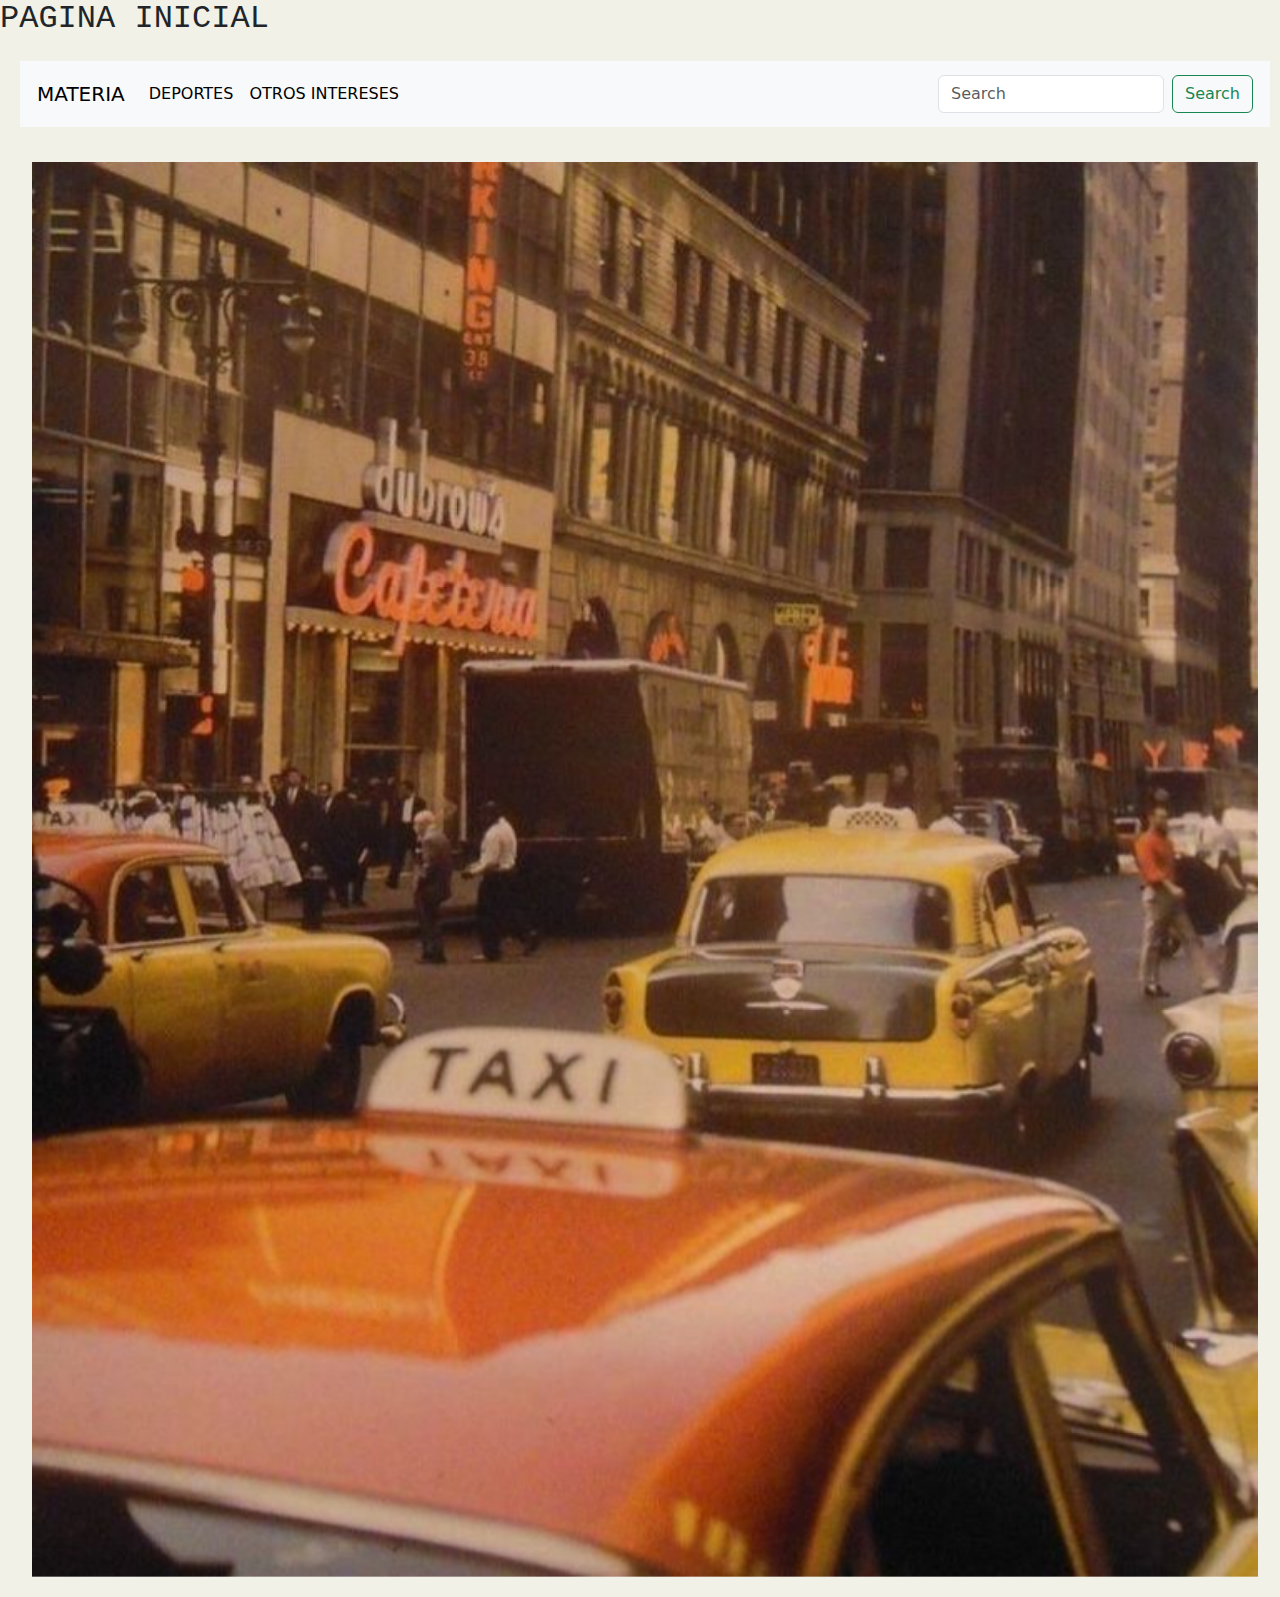
<file: index.html>
<!DOCTYPE html>
<html lang="en">
<head>
    <meta charset="UTF-8">
    <meta name="viewport" content="width=device-width, initial-scale=1.0">
    <link rel="stylesheet" href="https://cdn.jsdelivr.net/npm/bootstrap@5.2.3/dist/css/bootstrap.min.css">
    <link rel="preconnect" href="https://fonts.googleapis.com">
    <link rel="preconnect" href="https://fonts.gstatic.com" crossorigin>
    <link href="https://fonts.googleapis.com/css2?family=Edu+NSW+ACT+Foundation:wght@400..700&family=Workbench&display=swap" rel="stylesheet">
    <link rel="stylesheet" href="css/css.css">
    <title>Document</title>
</head>
<body>
    <h2 class="inconsolata-uniquifier">PAGINA INICIAL</h2>

    <div class="container-fluid">

        <div class="row">
            <nav class="navbar navbar-expand-lg bg-light">
                <div class="container-fluid">
                  <button class="navbar-toggler" type="button" data-bs-toggle="collapse" data-bs-target="#navbarTogglerDemo01" aria-controls="navbarTogglerDemo01" aria-expanded="false" aria-label="Toggle navigation">
                    <span class="navbar-toggler-icon"></span>
                  </button>
                  <div class="collapse navbar-collapse" id="navbarTogglerDemo01">
                    <a class="navbar-brand" href="pags/dos.html">MATERIA</a>
                    <ul class="navbar-nav me-auto mb-2 mb-lg-0">
                      <li class="nav-item">
                        <a class="nav-link active" aria-current="page" href="pags/tres.html">DEPORTES</a>
                      </li>
                      <li class="nav-item">
                        <a class="nav-link active" href="pags/cuatro.html">OTROS INTERESES</a>
                      </li>
                    </ul>
                    <form class="d-flex" role="search">
                      <input class="form-control me-2" type="search" placeholder="Search" aria-label="Search">
                      <button class="btn btn-outline-success" type="submit">Search</button>
                    </form>
                  </div>
                </div>
            </nav>
        </div>
    </div>

    <div class="container-fluid" id="imag">
        <div class="row">
            <div id="carouselExampleSlidesOnly" class="carousel slide" data-bs-ride="carousel">
                <div class="carousel-inner">
                  <div class="carousel-item active">
                    <img src="img/img1.jpg" class="d-block w-100" alt="...">
                  </div>
                  <div class="carousel-item">
                    <img src="img/img2.jpg" class="d-block w-100" alt="...">
                  </div>
                  <div class="carousel-item">
                    <img src="img/img3.jpg" class="d-block w-100" alt="...">
                  </div>
                  <div class="carousel-item">
                    <img src="img/img4.jpg" class="d-block w-100" alt="...">
                  </div>
                </div>
              </div>
        </div>
    </div>


 <script src="https://cdn.jsdelivr.net/npm/bootstrap@5.2.3/dist/js/bootstrap.bundle.min.js"></script>
</body>
</html>
</file>
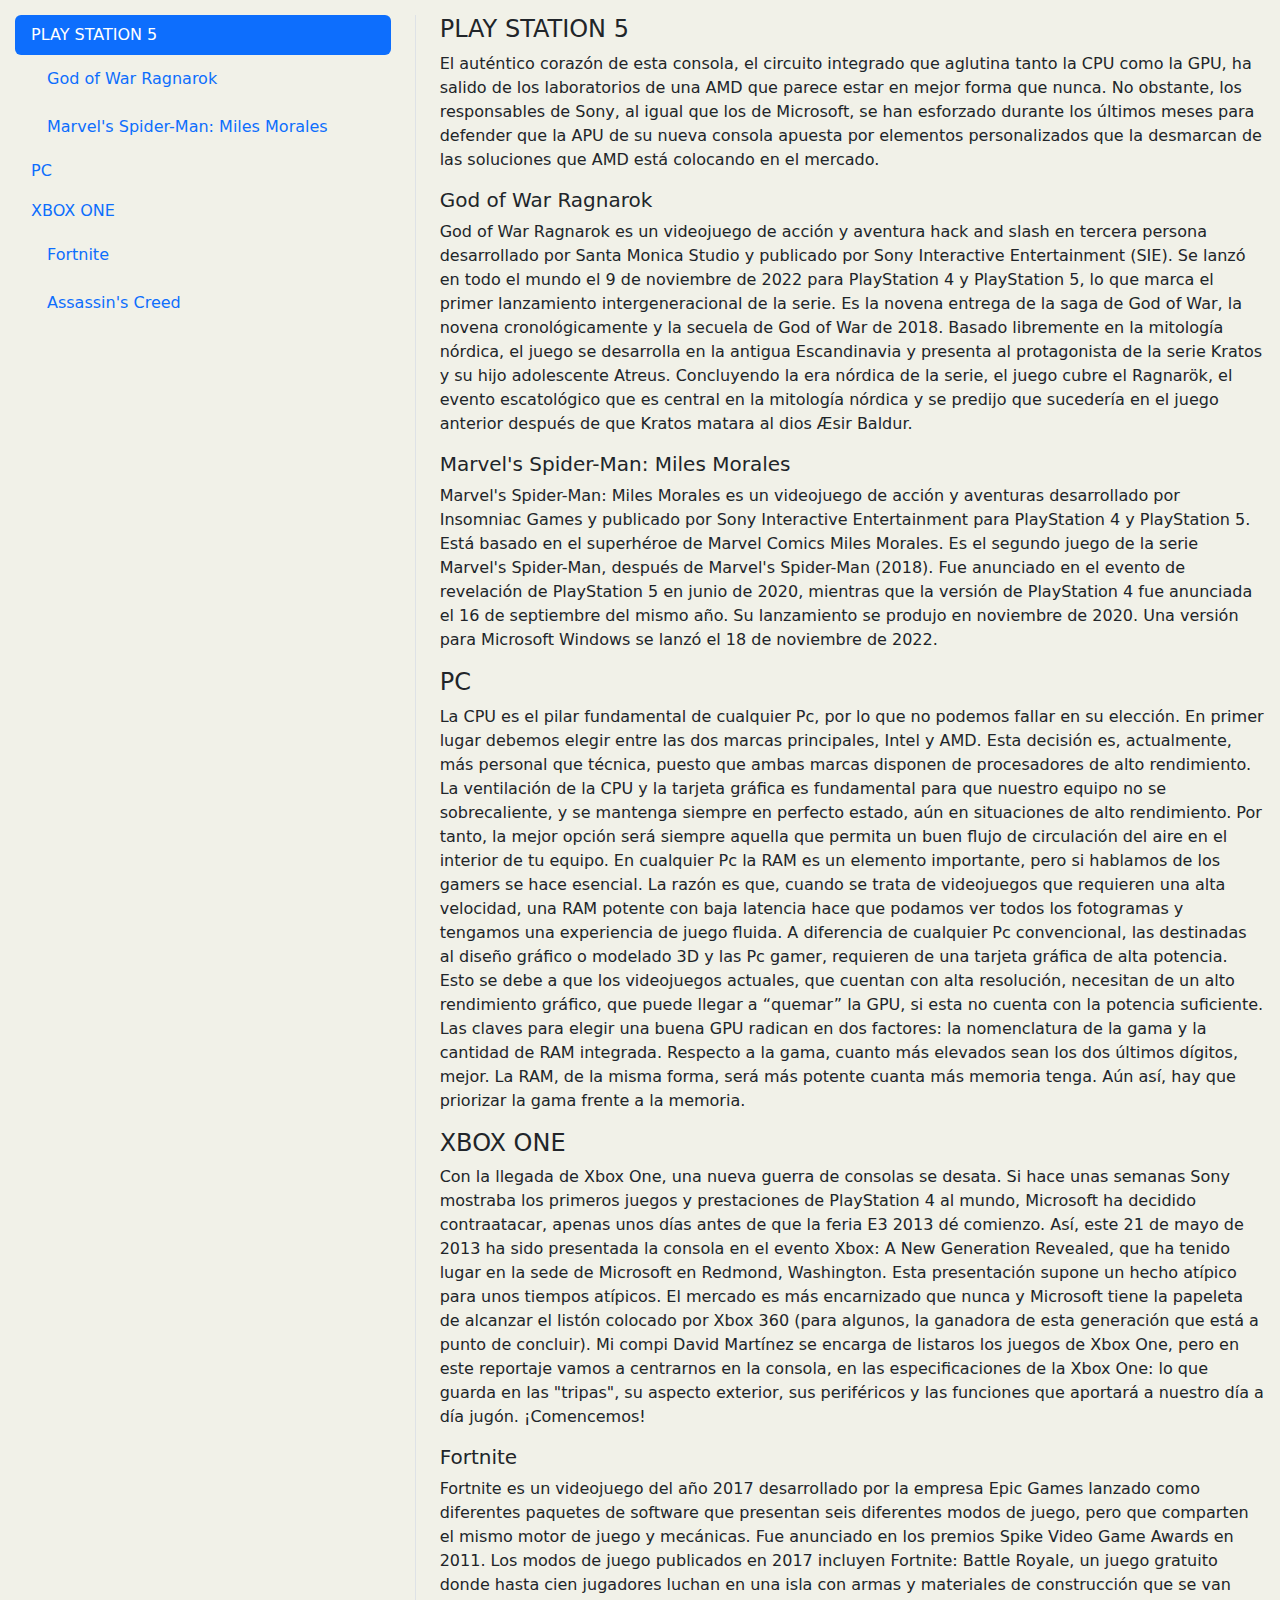
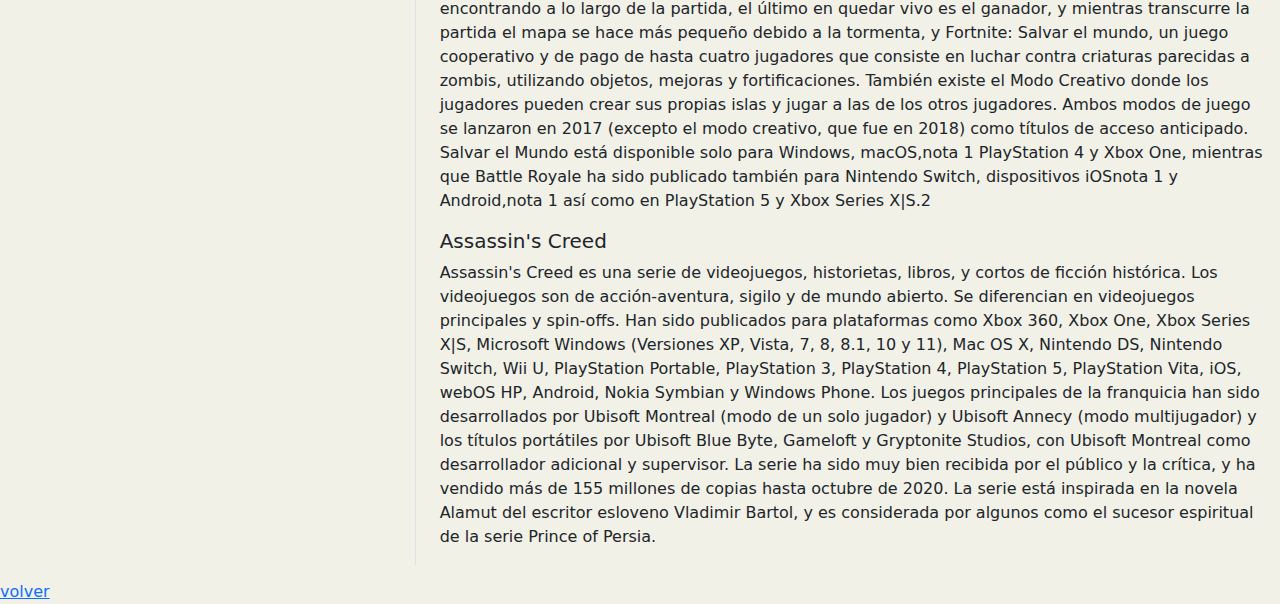
<file: pags/cuatro.html>
<!DOCTYPE html>
<html lang="en">
<head>
    <meta charset="UTF-8">
    <meta name="viewport" content="width=device-width, initial-scale=1.0">
    <link rel="stylesheet" href="https://cdn.jsdelivr.net/npm/bootstrap@5.2.3/dist/css/bootstrap.min.css">
    <link rel="preconnect" href="https://fonts.googleapis.com">
    <link rel="preconnect" href="https://fonts.gstatic.com" crossorigin>
    <link href="https://fonts.googleapis.com/css2?family=Edu+NSW+ACT+Foundation:wght@400..700&family=Workbench&display=swap" rel="stylesheet">
    <link rel="stylesheet" href="..//css/css.css">
    <title>Document</title>
</head>
<body>
    <div class="row">
        <div class="col-4">
          <nav id="navbar-example3" class="h-100 flex-column align-items-stretch pe-4 border-end">
            <nav class="nav nav-pills flex-column">
              <a class="nav-link" href="#item-1">PLAY STATION 5</a>
              <nav class="nav nav-pills flex-column">
                <a class="nav-link ms-3 my-1" href="#item-1-1">God of War Ragnarok</a>
                <a class="nav-link ms-3 my-1" href="#item-1-2">Marvel's Spider-Man: Miles Morales</a>
              </nav>
              <a class="nav-link" href="#item-2">PC</a>
              <a class="nav-link" href="#item-3">XBOX ONE</a>
              <nav class="nav nav-pills flex-column">
                <a class="nav-link ms-3 my-1" href="#item-3-1">Fortnite</a>
                <a class="nav-link ms-3 my-1" href="#item-3-2">Assassin's Creed</a>
              </nav>
            </nav>
          </nav>
        </div>
      
        <div class="col-8">
          <div data-bs-spy="scroll" data-bs-target="#navbar-example3" data-bs-smooth-scroll="true" class="scrollspy-example-2" tabindex="0">
            <div id="item-1">
              <h4>PLAY STATION 5</h4>
              <p>El auténtico corazón de esta consola, el circuito integrado que aglutina tanto la CPU como la GPU, ha salido de los laboratorios de una AMD que parece estar en mejor forma que nunca. No obstante, los responsables de Sony, al igual que los de Microsoft, se han esforzado durante los últimos meses para defender que la APU de su nueva consola apuesta por elementos personalizados que la desmarcan de las soluciones que AMD está colocando en el mercado.
              </p>
            </div>
            <div id="item-1-1">
              <h5>God of War Ragnarok</h5>
              <p>God of War Ragnarok es un videojuego de acción y aventura hack and slash en tercera persona desarrollado por Santa Monica Studio y publicado por Sony Interactive Entertainment (SIE). Se lanzó en todo el mundo el 9 de noviembre de 2022 para PlayStation 4 y PlayStation 5, lo que marca el primer lanzamiento intergeneracional de la serie. Es la novena entrega de la saga de God of War, la novena cronológicamente y la secuela de God of War de 2018. Basado libremente en la mitología nórdica, el juego se desarrolla en la antigua Escandinavia y presenta al protagonista de la serie Kratos y su hijo adolescente Atreus. Concluyendo la era nórdica de la serie, el juego cubre el Ragnarök, el evento escatológico que es central en la mitología nórdica y se predijo que sucedería en el juego anterior después de que Kratos matara al dios Æsir Baldur.

              </p>
            </div>
            <div id="item-1-2">
              <h5>Marvel's Spider-Man: Miles Morales</h5>
              <p>Marvel's Spider-Man: Miles Morales es un videojuego de acción y aventuras desarrollado por Insomniac Games y publicado por Sony Interactive Entertainment para PlayStation 4 y PlayStation 5. Está basado en el superhéroe de Marvel Comics Miles Morales. Es el segundo juego de la serie Marvel's Spider-Man, después de Marvel's Spider-Man (2018). Fue anunciado en el evento de revelación de PlayStation 5 en junio de 2020, mientras que la versión de PlayStation 4 fue anunciada el 16 de septiembre del mismo año. Su lanzamiento se produjo en noviembre de 2020. Una versión para Microsoft Windows se lanzó el 18 de noviembre de 2022.</p>
            </div>
            <div id="item-2">
              <h4>PC</h4>
              <p>La CPU es el pilar fundamental de cualquier Pc, por lo que no podemos fallar en su elección. En primer lugar debemos elegir entre las dos marcas principales, Intel y AMD. Esta decisión es, actualmente, más personal que técnica, puesto que ambas marcas disponen de procesadores de alto rendimiento.
                La ventilación de la CPU y la tarjeta gráfica es fundamental para que nuestro equipo no se sobrecaliente, y se mantenga siempre en perfecto estado, aún en situaciones de alto rendimiento. Por tanto, la mejor opción será siempre aquella que permita un buen flujo de circulación del aire en el interior de tu equipo.
                En cualquier Pc la RAM es un elemento importante, pero si hablamos de los gamers se hace esencial. La razón es que, cuando se trata de videojuegos que requieren una alta velocidad, una RAM potente con baja latencia hace que podamos ver todos los fotogramas y tengamos una experiencia de juego fluida.
                A diferencia de cualquier Pc convencional, las destinadas al diseño gráfico o modelado 3D y las Pc gamer, requieren de una tarjeta gráfica de alta potencia. Esto se debe a que los videojuegos actuales, que cuentan con alta resolución, necesitan de un alto rendimiento gráfico, que puede llegar a “quemar” la GPU, si esta no cuenta con la potencia suficiente.
                Las claves para elegir una buena GPU radican en dos factores: la nomenclatura de la gama y la cantidad de RAM integrada. Respecto a la gama, cuanto más elevados sean los dos últimos dígitos, mejor. La RAM, de la misma forma, será más potente cuanta más memoria tenga. Aún así, hay que priorizar la gama frente a la memoria.
              </p>
            </div>
            <div id="item-3">
              <h4>XBOX ONE</h4>
              <p>Con la llegada de Xbox One, una nueva guerra de consolas se desata. Si hace unas semanas Sony mostraba los primeros juegos y prestaciones de PlayStation 4 al mundo, Microsoft ha decidido contraatacar, apenas unos días antes de que la feria E3 2013 dé comienzo. Así, este 21 de mayo de 2013 ha sido presentada la consola en el evento Xbox: A New Generation Revealed, que ha tenido lugar en la sede de Microsoft en Redmond, Washington.
                Esta presentación supone un hecho atípico para unos tiempos atípicos. El mercado es más encarnizado que nunca y Microsoft tiene la papeleta de alcanzar el listón colocado por Xbox 360 (para algunos, la ganadora de esta generación que está a punto de concluir). Mi compi David Martínez se encarga de listaros los juegos de Xbox One, pero en este reportaje vamos a centrarnos en la consola, en las especificaciones de la Xbox One: lo que guarda en las "tripas", su aspecto exterior, sus periféricos y las funciones que aportará a nuestro día a día jugón. ¡Comencemos!
              </p>
            </div>
            <div id="item-3-1">
              <h5>Fortnite</h5>
              <p>Fortnite es un videojuego del año 2017 desarrollado por la empresa Epic Games lanzado como diferentes paquetes de software que presentan seis diferentes modos de juego, pero que comparten el mismo motor de juego y mecánicas. Fue anunciado en los premios Spike Video Game Awards en 2011.

                Los modos de juego publicados en 2017 incluyen Fortnite: Battle Royale, un juego gratuito donde hasta cien jugadores luchan en una isla con armas y materiales de construcción que se van encontrando a lo largo de la partida, el último en quedar vivo es el ganador, y mientras transcurre la partida el mapa se hace más pequeño debido a la tormenta, y Fortnite: Salvar el mundo, un juego cooperativo y de pago de hasta cuatro jugadores que consiste en luchar contra criaturas parecidas a zombis, utilizando objetos, mejoras y fortificaciones.
                
                También existe el Modo Creativo donde los jugadores pueden crear sus propias islas y jugar a las de los otros jugadores.
                
                Ambos modos de juego se lanzaron en 2017 (excepto el modo creativo, que fue en 2018) como títulos de acceso anticipado. Salvar el Mundo está disponible solo para Windows, macOS,nota 1​ PlayStation 4 y Xbox One, mientras que Battle Royale ha sido publicado también para Nintendo Switch, dispositivos iOSnota 1​ y Android,nota 1​ así como en PlayStation 5 y Xbox Series X|S.2​</p>
            </div>
            <div id="item-3-2">
              <h5>Assassin's Creed</h5>
              <p>Assassin's Creed es una serie de videojuegos, historietas, libros, y cortos de ficción histórica. Los videojuegos son de acción-aventura, sigilo y de mundo abierto. Se diferencian en videojuegos principales y spin-offs. Han sido publicados para plataformas como Xbox 360, Xbox One, Xbox Series X|S, Microsoft Windows (Versiones XP, Vista, 7, 8, 8.1, 10 y 11), Mac OS X, Nintendo DS, Nintendo Switch, Wii U, PlayStation Portable, PlayStation 3, PlayStation 4, PlayStation 5, PlayStation Vita, iOS, webOS HP, Android, Nokia Symbian y Windows Phone.

                Los juegos principales de la franquicia han sido desarrollados por Ubisoft Montreal (modo de un solo jugador) y Ubisoft Annecy (modo multijugador) y los títulos portátiles por Ubisoft Blue Byte, Gameloft y Gryptonite Studios, con Ubisoft Montreal como desarrollador adicional y supervisor. La serie ha sido muy bien recibida por el público y la crítica, y ha vendido más de 155 millones de copias hasta octubre de 2020. La serie está inspirada en la novela Alamut del escritor esloveno Vladimir Bartol, y es considerada por algunos como el sucesor espiritual de la serie Prince of Persia.</p>
            </div>
          </div>
        </div>
    </div>
<a href="..//index.html">volver</a>
    <script src="https://cdn.jsdelivr.net/npm/bootstrap@5.2.3/dist/js/bootstrap.bundle.min.js"></script>
</body>
</html>
</file>
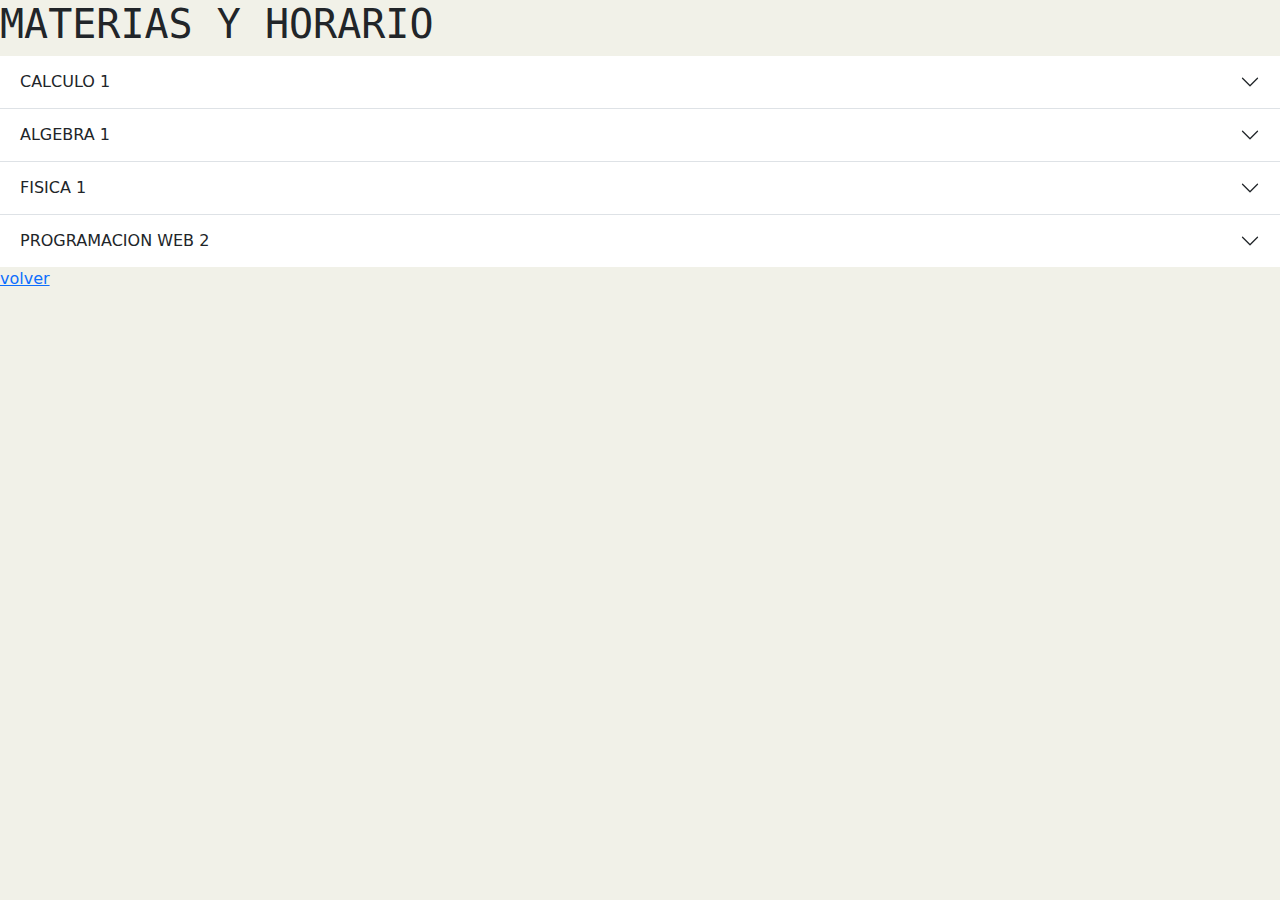
<file: pags/dos.html>
<!DOCTYPE html>
<html lang="en">
<head>
    <meta charset="UTF-8">
    <meta name="viewport" content="width=device-width, initial-scale=1.0">
    <link rel="stylesheet" href="https://cdn.jsdelivr.net/npm/bootstrap@5.2.3/dist/css/bootstrap.min.css">
    
    <link rel="preconnect" href="https://fonts.googleapis.com">
    <link rel="preconnect" href="https://fonts.gstatic.com" crossorigin>
    <link href="https://fonts.googleapis.com/css2?family=Edu+NSW+ACT+Foundation:wght@400..700&family=Workbench&display=swap" rel="stylesheet">
    
    <link rel="stylesheet" href="../css/css.css">
    <title>Document</title>
</head>
<body>
    <h1 class="inconsolata-uniquifier">MATERIAS Y HORARIO</h1>

    <div class="accordion accordion-flush" id="accordionFlushExample">
        <div class="accordion-item">
          <h2 class="accordion-header" id="flush-headingOne">
            <button class="accordion-button collapsed" type="button" data-bs-toggle="collapse" data-bs-target="#flush-collapseOne" aria-expanded="false" aria-controls="flush-collapseOne">
              CALCULO 1
            </button>
          </h2>
          <div id="flush-collapseOne" class="accordion-collapse collapse" aria-labelledby="flush-headingOne" data-bs-parent="#accordionFlushExample">
            <div class="accordion-body">LUNES <br> 10:00-12:00 <br> MIERCOLES <br> 10:00-12:00</div>
          </div>
        </div>
        <div class="accordion-item">
            <h2 class="accordion-header" id="flush-headingFour">
              <button class="accordion-button collapsed" type="button" data-bs-toggle="collapse" data-bs-target="#flush-collapseFour" aria-expanded="false" aria-controls="flush-collapseFour">
                ALGEBRA 1
              </button>
            </h2>
            <div id="flush-collapseFour" class="accordion-collapse collapse" aria-labelledby="flush-headingFour" data-bs-parent="#accordionFlushExample">
              <div class="accordion-body">LUNES <br> 14:00-16:00 <br> MIERCOLES <br> 14:00-16:00</div>
            </div>
          </div>
        <div class="accordion-item">
          <h2 class="accordion-header" id="flush-headingTwo">
            <button class="accordion-button collapsed" type="button" data-bs-toggle="collapse" data-bs-target="#flush-collapseTwo" aria-expanded="false" aria-controls="flush-collapseTwo">
              FISICA 1
            </button>
          </h2>
          <div id="flush-collapseTwo" class="accordion-collapse collapse" aria-labelledby="flush-headingTwo" data-bs-parent="#accordionFlushExample">
            <div class="accordion-body">MARTES <br> 12:00-14:00 <br> JUEVES <br> 12:00-14:00</div>
          </div>
        </div>
        <div class="accordion-item">
          <h2 class="accordion-header" id="flush-headingThree">
            <button class="accordion-button collapsed" type="button" data-bs-toggle="collapse" data-bs-target="#flush-collapseThree" aria-expanded="false" aria-controls="flush-collapseThree">
              PROGRAMACION WEB 2
            </button>
          </h2>
          <div id="flush-collapseThree" class="accordion-collapse collapse" aria-labelledby="flush-headingThree" data-bs-parent="#accordionFlushExample">
            <div class="accordion-body">MARTES <br> 14:00-16:00 <br> JUEVES <br> 14:00-16:00</div>
          </div>
        </div>
      </div>
      <a href="..//index.html">volver</a>
    <script src="https://cdn.jsdelivr.net/npm/bootstrap@5.2.3/dist/js/bootstrap.bundle.min.js"></script>
</body>
</html>
</file>
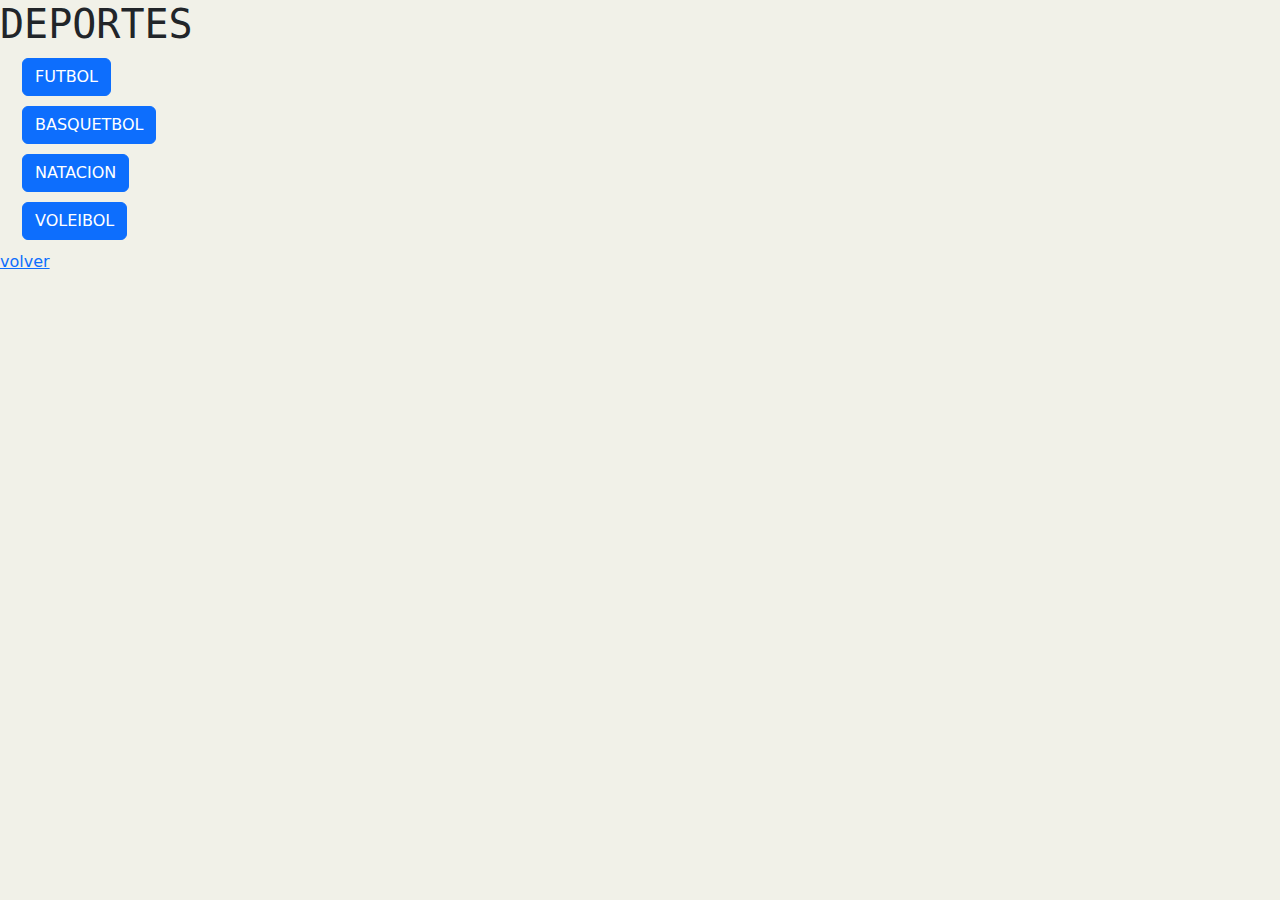
<file: pags/tres.html>
<!DOCTYPE html>
<html lang="en">
<head>
    <meta charset="UTF-8">
    <meta name="viewport" content="width=device-width, initial-scale=1.0">
    <link rel="stylesheet" href="https://cdn.jsdelivr.net/npm/bootstrap@5.2.3/dist/css/bootstrap.min.css">
    <link rel="preconnect" href="https://fonts.googleapis.com">
    <link rel="preconnect" href="https://fonts.gstatic.com" crossorigin>
    <link href="https://fonts.googleapis.com/css2?family=Edu+NSW+ACT+Foundation:wght@400..700&family=Workbench&display=swap" rel="stylesheet">
    <link rel="stylesheet" href="..//css/css.css">
    <title>Document</title>
</head>
<body>
    <h1 class="inconsolata-uniquifier">DEPORTES</h1>
    
    <div class="container">
        
        <button type="button" class="btn btn-primary" data-bs-toggle="modal" data-bs-target="#exampleModal">
             FUTBOL
        </button>
  
    
        <div class="modal fade" id="exampleModal" tabindex="-1" aria-labelledby="exampleModalLabel" aria-hidden="true">
        <div class="modal-dialog">
        <div class="modal-content">
        <div class="modal-header">
          <h1 class="modal-title fs-5" id="exampleModalLabel">FUTBOL</h1>
          <button type="button" class="btn-close" data-bs-dismiss="modal" aria-label="Close"></button>
        </div>
        <div class="modal-body">
            El fútbol, futbol2​ o balompié3​ (del inglés británico football) es un deporte de equipo jugado entre dos conjuntos de once jugadores cada uno, mientras los árbitros se ocupan de que las normas se cumplan correctamente. Es, ampliamente, considerado el deporte más popular del mundo, pues lo practican unas 270 millones de personas.4​ También se le conoce como fútbol 11 por el número de jugadores de un equipo o fútbol asociación, nombre derivado de la «Asociación del Fútbol» (The Football Association), primera federación oficial del mundo en este deporte y que utilizó ese nombre para distinguirlo de otros deportes que incluyen la palabra «fútbol» o «futbol».5​ En algunos países de habla inglesa, también se le conoce como soccer, abreviatura de association, puesto que el nombre de football en esos países se asocia mayoritariamente a otros deportes con esa denominación (principalmente en Estados Unidos, donde el nombre football aplica para el fútbol americano, un deporte totalmente distinto).
            El terreno de juego es rectangular de césped natural o artificial, con una portería o arco a cada lado del campo. Se juega mediante una pelota que se debe desplazar a través del campo con cualquier parte del cuerpo que no sean los brazos o las manos, y mayoritariamente con los pies (de ahí su nombre). El objetivo es introducirla dentro de la portería o arco contrario, acción que se denomina marcar un gol. El equipo que logre más goles al cabo del partido, de una duración de 90 minutos, es el que resulta ganador del encuentro.
            El juego moderno fue reinventado en Inglaterra tras la formación de la Football Association, cuyas reglas de 1863 son la base del deporte en la actualidad. El organismo rector del fútbol es la Federación Internacional de Fútbol Asociación, más conocida por su acrónimo FIFA. La competición internacional de balompié más prestigiosa es la Copa Mundial, organizada cada cuatro años por dicho organismo. Este evento es el más famoso y el que cuenta con mayor cantidad de espectadores del mundo, doblando la audiencia de los Juegos Olímpicos.6​
        </div>
        <div class="modal-footer">
          <button type="button" class="btn btn-secondary" data-bs-dismiss="modal">Close</button>
          <button type="button" class="btn btn-primary">Save changes</button>
        </div>
        </div>
        </div>
        </div>
    </div>
    <div class="container">
        <!-- Button trigger modal -->
        <button type="button" class="btn btn-primary" data-bs-toggle="modal" data-bs-target="#exampleModal">
             BASQUETBOL
        </button>
  
        <!-- Modal -->
        <div class="modal fade" id="exampleModal" tabindex="-1" aria-labelledby="exampleModalLabel" aria-hidden="true">
        <div class="modal-dialog">
        <div class="modal-content">
        <div class="modal-header">
          <h1 class="modal-title fs-5" id="exampleModalLabel">BASQUETBOL</h1>
          <button type="button" class="btn-close" data-bs-dismiss="modal" aria-label="Close"></button>
        </div>
        <div class="modal-body">
            El baloncesto2​ (del inglés basketball; de basket, 'canasta', y ball, 'pelota'), también conocido como básquetbol, basquetbol o simplemente básquet,n. 1​ es un deporte de equipo, jugado entre dos conjuntos de cinco jugadores cada uno en cuatro períodos de cuartos de diez minutos cada uno4​ ―doce minutos cada cuarto en la NBA―. El objetivo del equipo es anotar puntos introduciendo un balón por la canasta, un aro a 3,05 metros sobre la superficie de la pista de juego del que cuelga una red. La puntuación por cada canasta o cesta es de dos o tres puntos, dependiendo de la posición desde la que se efectúa el tiro a canasta, o de uno, si se trata de un tiro libre por una falta de un jugador contrario. El equipo ganador es el que obtiene el mayor número de puntos.

El contacto con las manos junto a la pelota debe de ser continuo y de forma consecutiva. Los jugadores, también llamados basquetbolistas o baloncestistas, no pueden trasladarse de un lado a otro sujetando la pelota, sino botándola contra el suelo. El equipo en posesión del balón o atacante, intenta anotar puntos mediante tiros, entradas a canasta o mates, mientras que el equipo defensor busca impedirlo robando la pelota o efectuando tapones. Cuando un tiro hacia la canasta fracasa, los jugadores de ambos equipos intentan atrapar el rebote.

James Naismith, un profesor canadiense de educación física, inventó el básquetbol en 1891 en la YMCA de Springfield, Massachusetts, Estados Unidos. El deporte ganó rápidamente popularidad y se expandió por las universidades y colegios norteamericanos a principios del siglo xx.

La Federación Internacional de Baloncesto (FIBA) surgió en 1932 y el deporte debutó en los Juegos Olímpicos de verano en 1936. En 1946 se fundó la principal liga profesional de los Estados Unidos, la National Basketball Association (NBA), donde se formaron grandes jugadores que contribuyeron a la creciente popularidad del baloncesto: Wilt Chamberlain y Bill Russell en los años 1960 y, posteriormente, Kareem Abdul-Jabbar, Moses Malone, Larry Bird, Magic Johnson, Kobe Bryant, Stephen Curry, Michael Jordan y LeBron James, estos dos últimos considerados por muchos como los dos mejores jugadores de la historia.5​

El baloncesto es uno de los deportes más practicados del mundo, con más de 450 millones de jugadores en 2013. Se juegan numerosas ligas y campeonatos en el mundo entero, sobre todo en Europa y más recientemente en Asia, donde el deporte ha despuntado en el siglo xxi. Las mujeres representan una buena parte de los practicantes, a pesar de una exposición menor en los medios del baloncesto femenino. Se han desarrollado algunas variantes, como el baloncesto en silla de ruedas para deportistas discapacitados, el streetball y el baloncesto 3x3. Existe una cultura específica surgida a partir del deporte que se expresa en la música, la literatura, el cine y los videojuegos.
        </div>
        <div class="modal-footer">
          <button type="button" class="btn btn-secondary" data-bs-dismiss="modal">Close</button>
          <button type="button" class="btn btn-primary">Save changes</button>
        </div>
        </div>
        </div>
        </div>
    </div>
    <div class="container">
        <!-- Button trigger modal -->
        <button type="button" class="btn btn-primary" data-bs-toggle="modal" data-bs-target="#exampleModal">
             NATACION
        </button>
  
        <!-- Modal -->
        <div class="modal fade" id="exampleModal" tabindex="-1" aria-labelledby="exampleModalLabel" aria-hidden="true">
        <div class="modal-dialog">
        <div class="modal-content">
        <div class="modal-header">
          <h1 class="modal-title fs-5" id="exampleModalLabel">NATACION</h1>
          <button type="button" class="btn-close" data-bs-dismiss="modal" aria-label="Close"></button>
        </div>
        <div class="modal-body">
            La natación es el arte de sostenerse y avanzar, usando los brazos y las piernas, sobre o bajo el agua. Puede realizarse como actividad lúdica o como deporte de competición. Debido a que los seres humanos no nadan instintivamente, la natación es una habilidad que debe ser aprendida
        </div>
        <div class="modal-footer">
          <button type="button" class="btn btn-secondary" data-bs-dismiss="modal">Close</button>
          <button type="button" class="btn btn-primary">Save changes</button>
        </div>
        </div>
        </div>
        </div>
    </div>
    <div class="container">
        <!-- Button trigger modal -->
        <button type="button" class="btn btn-primary" data-bs-toggle="modal" data-bs-target="#exampleModal">
             VOLEIBOL
        </button>
  
        <!-- Modal -->
        <div class="modal fade" id="exampleModal" tabindex="-1" aria-labelledby="exampleModalLabel" aria-hidden="true">
        <div class="modal-dialog">
        <div class="modal-content">
        <div class="modal-header">
          <h1 class="modal-title fs-5" id="exampleModalLabel">BOLEIBOL</h1>
          <button type="button" class="btn-close" data-bs-dismiss="modal" aria-label="Close"></button>
        </div>
        <div class="modal-body">
            El voleibol, balonvolea o simplemente voley, es un deporte donde dos equipos se enfrentan sobre un terreno de juego liso separados por una red central, tratando de pasar el balón por encima de la red hacia el suelo del campo contrario.
        </div>
        <div class="modal-footer">
          <button type="button" class="btn btn-secondary" data-bs-dismiss="modal">Close</button>
          <button type="button" class="btn btn-primary">Save changes</button>
        </div>
        </div>
        </div>
        </div>
    </div>
    <a href="..//index.html">volver</a>
    

    <script src="https://cdn.jsdelivr.net/npm/bootstrap@5.2.3/dist/js/bootstrap.bundle.min.js">
        const myModal = document.getElementById('myModal')
        const myInput = document.getElementById('myInput')

        myModal.addEventListener('shown.bs.modal', () => {
        myInput.focus()
        })
    </script>
</body>
</html>
</file>
<file: css/css.css>
body{
    background-color:rgb(241, 241, 232);
}
.inconsolata-uniquifier {
    font-family: "Inconsolata", monospace;
    font-optical-sizing: auto;
    font-weight: weight;
    font-style: normal;
    font-variation-settings:"wdth" 100;
  }
.container-fluid{
    margin: 5px;
}

.container{
    margin: 10px;
}
.row{
    padding: 15px;
}
</file>
